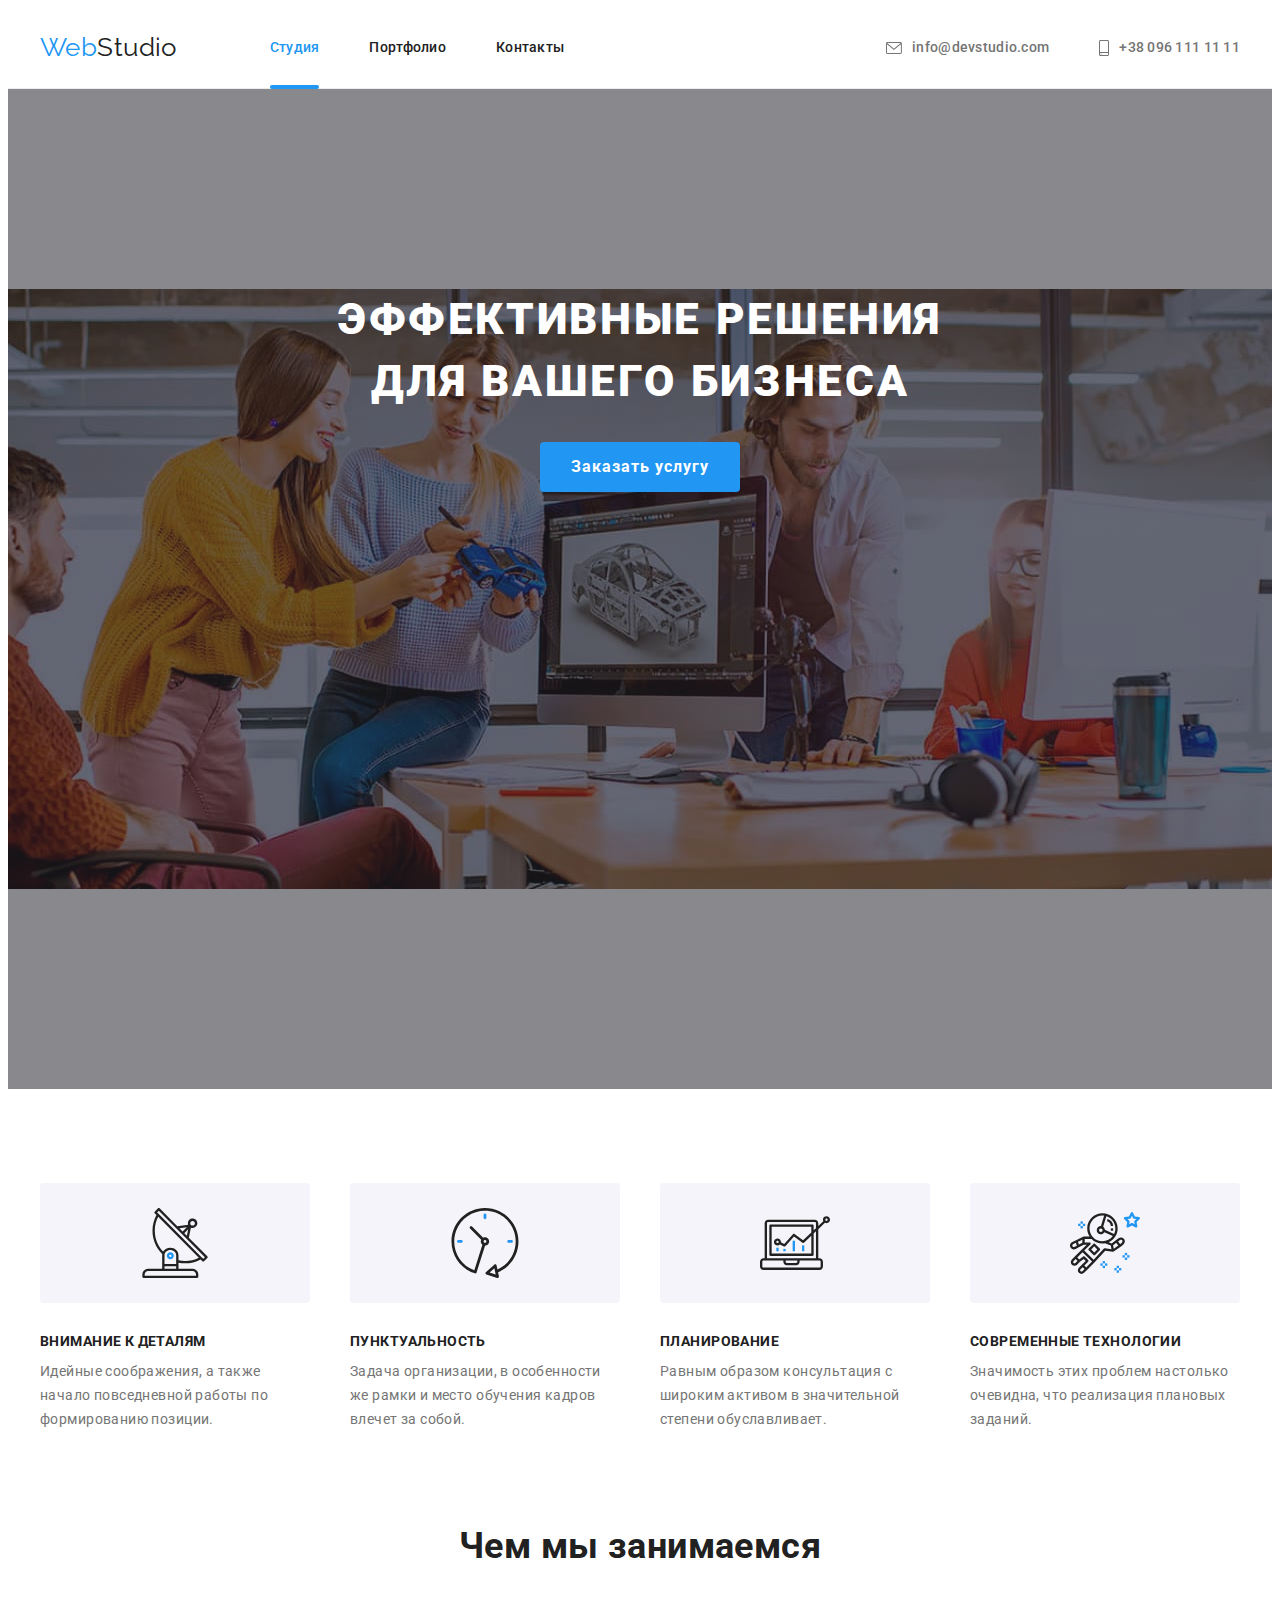
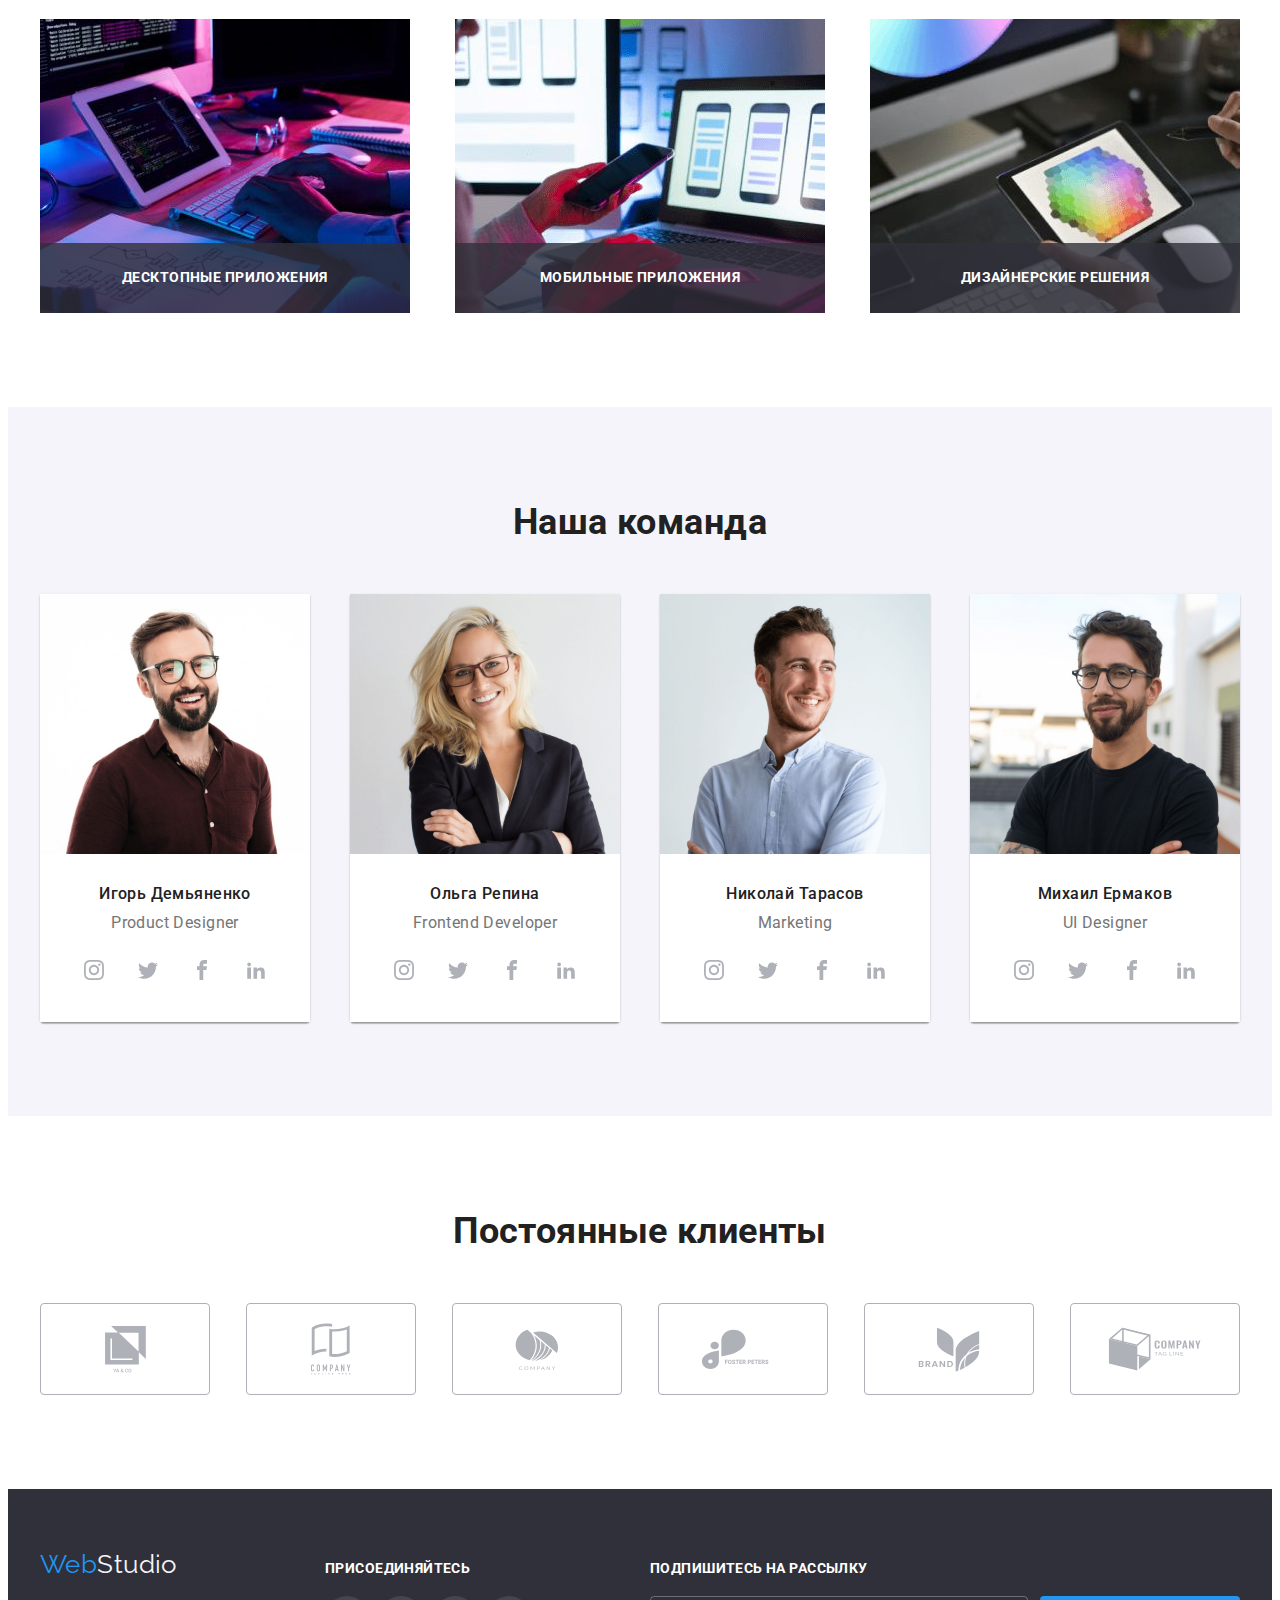
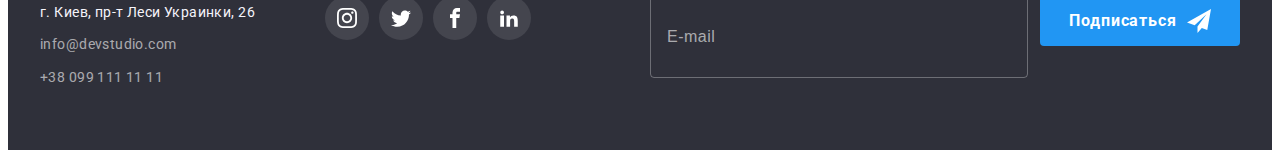
<file: index.html>
<!DOCTYPE html>
<html lang="ru">
  <head>
    <meta charset="UTF-8" />
    <meta http-equiv="X-UA-Compatible" content="IE=edge" />
    <meta name="viewport" content="width=device-width, initial-scale=1.0" />
    <title>Document</title>

    <link
      rel="stylesheet"
      href="https://cdnjs.cloudflare.com/ajax/libs/modern-normalize/1.1.0/modern-normalize.min.css"
      integrity="sha512-wpPYUAdjBVSE4KJnH1VR1HeZfpl1ub8YT/NKx4PuQ5NmX2tKuGu6U/JRp5y+Y8XG2tV+wKQpNHVUX03MfMFn9Q=="
      crossorigin="anonymous"
      referrerpolicy="no-referrer"
    />
    <link
      href="https://fonts.googleapis.com/css2?family=Raleway:wght@700&family=Roboto:wght@400;500;700;900&display=swap"
      rel="stylesheet"
    />
    <link rel="stylesheet" href="./css/styles.css" />
  </head>

  <body>
    <header>
      <div class="container">
        <div class="mean-nav">
          <nav class="header-nav">
            <a class="logo">Web<span>Studio</span></a>
            <ul class="site-item">
              <li class="item">
                <a href="" class="site-nav link current">Студия</a>
              </li>
              <li class="item">
                <a href="./portfolio.html" class="site-nav link">Портфолио</a>
              </li>
              <li class="item">
                <a href="" class="site-nav link">Контакты</a>
              </li>
            </ul>
          </nav>
          <ul class="header-contact">
            <li class="item icon-header">
              <a href="mailto:info@devstudio.com" class="contact link"
                ><svg class="contact link-icon" width="16" height="12">
                  <use href="./images/symbol-defs.svg#icon-envelope"></use></svg
                >info@devstudio.com</a
              >
            </li>
            <li class="item icon-header">
              <a href="tel:+380961111111" class="contact link"
                ><svg class="contact link-icon" width="10" height="16">
                  <use
                    href="./images/symbol-defs.svg#icon-smartphone"
                  ></use></svg
                >+38 096 111 11 11</a
              >
            </li>
          </ul>
        </div>
      </div>
    </header>
    <main>
      <section class="hero">
        <div class="container">
          <h1 class="hero-title">Эффективные решения для вашего бизнеса</h1>
          <button class="button-button" type="button" data-modal-open>Заказать услугу</button>
        </div>
      </section>
      <section class="section">
        <div class="container">
          <h2 class="visually-hidden">Преимущества</h2>
          <ul class="features-list">
            <li class="icon antenna">
              <h3 class="features-title">Внимание к деталям</h3>
              <p class="features-title-text">
                Идейные соображения, а также начало повседневной работы по
                формированию позиции.
              </p>
            </li>
            <li class="icon astronaut">
              <h3 class="features-title">Пунктуальность</h3>
              <p class="features-title-text">
                Задача организации, в особенности же рамки и место обучения
                кадров влечет за собой.
              </p>
            </li>
            <li class="icon clock">
              <h3 class="features-title">Планирование</h3>
              <p class="features-title-text">
                Равным образом консультация с широким активом в значительной
                степени обуславливает.
              </p>
            </li>
            <li class="icon diagram">
              <h3 class="features-title">Современные технологии</h3>
              <p class="features-title-text">
                Значимость этих проблем настолько очевидна, что реализация
                плановых заданий.
              </p>
            </li>
          </ul>
        </div>
      </section>
      <section class="section class">
        <div class="container">
          <h2 class="section-title">Чем мы занимаемся</h2>
          <ul class="gallery">
            <li class="gallery-images-list">
              <img
                src="./images/img-0.jpg"
                alt="Программированиие"
                width="370"
                class="images"/>
              <div class="inscription">
                <p>Десктопные приложения</p>
              </div>
            </li>
            <li class="gallery-images-list">
              <img
                src="./images/img-1.jpg"
                alt="Разработка мобильноо приложения"
                width="370"
                class="images"
              /><div class="inscription">
                <p>Мобильные приложения</p>
              </div>
            </li>
            <li class="gallery-images-list">
              <img
                src="./images/img-2.jpg"
                alt="Цветовая палитра"
                width="370"
                class="images"
              /><div class="inscription">
                <p>Дизайнерские решения</p>
              </div>
            </li>
          </ul>
        </div>
      </section>
      <section class="section list">
        <div class="container">
          <h2 class="section-title">Наша команда</h2>
          <ul class="gallery">
            <li class="links-img">
              <img
                src="./images/ИгорьДемьяненко.jpg"
                alt="Игорь Демьяненко"
                width="270"
                class="master-img"
              />
              <div class="work">
                <h3 class="work-title">Игорь Демьяненко</h3>
                <p class="work-title-profession">Product Designer</p>
                <ul class="work-soc-list">
                  <li class="work-soc-item">
                    <a href="" class="work-soc-link">
                      <svg class="work-soc-icon" width="20" height="20">
                        <use
                          href="./images/symbol-defs.svg#icon-instagram"
                        ></use>
                      </svg>
                    </a>
                  </li>
                  <li class="work-soc-item">
                    <a href="" class="work-soc-link">
                      <svg class="work-soc-icon" width="20" height="20">
                        <use href="./images/symbol-defs.svg#icon-twitter"></use>
                      </svg>
                    </a>
                  </li>
                  <li class="work-soc-item">
                    <a href="" class="work-soc-link">
                      <svg class="work-soc-icon" width="20" height="20">
                        <use
                          href="./images/symbol-defs.svg#icon-facebook"
                        ></use>
                      </svg>
                    </a>
                  </li>
                  <li class="work-soc-item">
                    <a href="" class="work-soc-link">
                      <svg class="work-soc-icon" width="20" height="20">
                        <use
                          href="./images/symbol-defs.svg#icon-linkedin"
                        ></use>
                      </svg>
                    </a>
                  </li>
                </ul>
              </div>
            </li>
            <li class="links-img">
              <img
                src="./images/ОльгаРепина.jpg"
                alt="Ольга Репина"
                width="270"
                class="master-img"
              />
              <div class="work">
                <h3 class="work-title">Ольга Репина</h3>
                <p class="work-title-profession">Frontend Developer</p>
                <ul class="work-soc-list">
                  <li class="work-soc-item">
                    <a href="" class="work-soc-link">
                      <svg class="work-soc-icon" width="20" height="20">
                        <use
                          href="./images/symbol-defs.svg#icon-instagram"
                        ></use>
                      </svg>
                    </a>
                  </li>
                  <li class="work-soc-item">
                    <a href="" class="work-soc-link">
                      <svg class="work-soc-icon" width="20" height="20">
                        <use href="./images/symbol-defs.svg#icon-twitter"></use>
                      </svg>
                    </a>
                  </li>
                  <li class="work-soc-item">
                    <a href="" class="work-soc-link">
                      <svg class="work-soc-icon" width="20" height="20">
                        <use
                          href="./images/symbol-defs.svg#icon-facebook"
                        ></use>
                      </svg>
                    </a>
                  </li>
                  <li class="work-soc-item">
                    <a href="" class="work-soc-link">
                      <svg class="work-soc-icon" width="20" height="20">
                        <use
                          href="./images/symbol-defs.svg#icon-linkedin"
                        ></use>
                      </svg>
                    </a>
                  </li>
                </ul>
              </div>
            </li>
            <li class="links-img">
              <img
                src="./images/НиколайТарасов.jpg"
                alt="Николай Тарасов"
                width="270"
                class="master-img"
              />
              <div class="work">
                <h3 class="work-title">Николай Тарасов</h3>
                <p class="work-title-profession">Marketing</p>
                <ul class="work-soc-list">
                  <li class="work-soc-item">
                    <a href="" class="work-soc-link">
                      <svg class="work-soc-icon" width="20" height="20">
                        <use
                          href="./images/symbol-defs.svg#icon-instagram"
                        ></use>
                      </svg>
                    </a>
                  </li>
                  <li class="work-soc-item">
                    <a href="" class="work-soc-link">
                      <svg class="work-soc-icon" width="20" height="20">
                        <use href="./images/symbol-defs.svg#icon-twitter"></use>
                      </svg>
                    </a>
                  </li>
                  <li class="work-soc-item">
                    <a href="" class="work-soc-link">
                      <svg class="work-soc-icon" width="20" height="20">
                        <use
                          href="./images/symbol-defs.svg#icon-facebook"
                        ></use>
                      </svg>
                    </a>
                  </li>
                  <li class="work-soc-item">
                    <a href="" class="work-soc-link">
                      <svg class="work-soc-icon" width="20" height="20">
                        <use
                          href="./images/symbol-defs.svg#icon-linkedin"
                        ></use>
                      </svg>
                    </a>
                  </li>
                </ul>
              </div>
            </li>
            <li class="links-img">
              <img
                src="./images/МихаилЕрмаков.jpg"
                alt="Михаил Ермаков"
                width="270"
                class="master-img"
              />
              <div class="work">
                <h3 class="work-title">Михаил Ермаков</h3>
                <p class="work-title-profession">UI Designer</p>
                <ul class="work-soc-list">
                  <li class="work-soc-item">
                    <a href="" class="work-soc-link">
                      <svg class="work-soc-icon" width="20" height="20">
                        <use href="./images/symbol-defs.svg#icon-instagram"></use>
                      </svg>
                    </a>
                  </li>
                  <li class="work-soc-item">
                    <a href="" class="work-soc-link">
                      <svg class="work-soc-icon" width="20" height="20">
                        <use href="./images/symbol-defs.svg#icon-twitter"></use>
                      </svg>
                    </a>
                  </li>
                  <li class="work-soc-item">
                    <a href="" class="work-soc-link">
                      <svg class="work-soc-icon" width="20" height="20">
                        <use href="./images/symbol-defs.svg#icon-facebook"></use>
                      </svg>
                    </a>
                  </li>
                  <li class="work-soc-item">
                    <a href="" class="work-soc-link">
                      <svg class="work-soc-icon" width="20" height="20">
                        <use
                          href="./images/symbol-defs.svg#icon-linkedin"
                        ></use>
                      </svg>
                    </a>
                  </li>
                </ul>
              </div>
            </li>
          </ul>
        </div>
      </section>
      <section class="section clients">
        <div class="container">
          <h2 class="section-title">Постоянные клиенты</h2>
          <ul class="clients-soc-list">
            <li class="clients-soc-item">
              <a href="" class="clients-soc-link">
                <svg class="clients-soc-icon" width="41" height="46.7">
                  <use
                    href="./images/symbol-defs.svg#icon-clients-1"
                  ></use>
                </svg>
              </a>
            </li>
            <li class="clients-soc-item">
              <a href="" class="clients-soc-link">
                <svg class="clients-soc-icon" width="40" height="52">
                  <use
                    href="./images/symbol-defs.svg#icon-clients-2"
                  ></use>
                </svg>
              </a>
            </li>
            <li class="clients-soc-item">
              <a href="" class="clients-soc-link">
                <svg class="clients-soc-icon" width="43.5" height="41.2">
                  <use
                    href="./images/symbol-defs.svg#icon-clients-3"
                  ></use>
                </svg>
              </a>
            </li>
            <li class="clients-soc-item">
              <a href="" class="clients-soc-link">
                <svg class="clients-soc-icon" width="84.4" height="40.6">
                  <use
                    href="./images/symbol-defs.svg#icon-clients-4"
                  ></use>
                </svg>
              </a>
            </li>
            <li class="clients-soc-item">
              <a href="" class="clients-soc-link">
                <svg class="clients-soc-icon" width="62.5" height="45.4">
                  <use
                    href="./images/symbol-defs.svg#icon-clients-5"
                  ></use>
                </svg>
              </a>
            </li>
            <li class="clients-soc-item">
              <a href="" class="clients-soc-link">
                <svg class="clients-soc-icon" width="93.8" height="43.9">
                  <use
                    href="./images/symbol-defs.svg#icon-clients-6"
                  ></use>
                </svg>
              </a>
            </li>
          </ul>
        </div>
      </section>
    </main>
    <footer class="form">
      <div class="container">
        <div class="inform">
          <div class="footer-logo">
            <a class="footer-logo">Web<span>Studio</span></a>
          </div>
          <address>
            <ul class="contact">
              <li class="item">
                <p class="contact-adress">г. Киев, пр-т Леси Украинки, 26</p>
              </li>
              <li class="item">
                <a href="mailto:info@devstudio.com" class="contact link-footer"
                  >info@devstudio.com
                </a>
              </li>
              <li class="item">
                <a href="tel:+380991111111" class="contact link-footer">
                  +38 099 111 11 11
                </a>
              </li>
            </ul>
          </address>
        </div>
        <div class="links-footer">
          <p class="text-footer">присоединяйтесь</p>
          <ul class="work-soc-list">
            <li class="work-soc-item">
              <a href="" class="footer-soc-link">
                <svg class="footer-soc-icon" width="20" height="20">
                  <use href="./images/symbol-defs.svg#icon-instagram"></use>
                </svg>
              </a>
            </li>
            <li class="work-soc-item">
              <a href="" class="footer-soc-link">
                <svg class="footer-soc-icon" width="20" height="20">
                  <use href="./images/symbol-defs.svg#icon-twitter"></use>
                </svg>
              </a>
            </li>
            <li class="work-soc-item">
              <a href="" class="footer-soc-link">
                <svg class="footer-soc-icon" width="20" height="20">
                  <use href="./images/symbol-defs.svg#icon-facebook"></use>
                </svg>
              </a>
            </li>
            <li class="work-soc-item">
              <a href="" class="footer-soc-link">
                <svg class="footer-soc-icon" width="20" height="20">
                  <use href="./images/symbol-defs.svg#icon-linkedin"></use>
                </svg>
              </a>
            </li>
          </ul>
        </div>
        <form class="form-footer">
          <p class="text-footer">Подпишитесь на рассылку</p>
          <div class="speaker-form">
            <label for="mail"></label>
            <input type="email" name="mail" id="mail" placeholder="E-mail"/>
            <button class="button-form" type="submit">Подписаться<svg class="button-form-icon" width="24" height="24">
              <use href="./images/symbol-defs.svg#icon-send"></use>
              </svg>
            </button>
          </div>
        </form>
      </div>
    </footer>
    <div class="backdrop is-hidden" data-modal>
      <div class="modal">
        <button type="button" class="modal-close" data-modal-close>
          <svg width="18" height="18">
            <use href="./images/symbol-defs.svg#icon-close"></use></svg>
        </button> 
        <p class="modal-title">Оставьте свои данные, мы вам перезвоним</p>
        <form>
          <label class="modal-label" for="user-name">Имя</label>
          <div class="modal-input-wrap">
            <input type="text" class="modal-input" name="user-name" required id="user-name">
            <svg class="input-icon" width="18" height="18">
              <use href="./images/symbol-defs.svg#icon-person"></use>
            </svg>
          </div>
          <label class="modal-label" for="user-name">Телефон</label>
          <div class="modal-input-wrap">
            <input type="text" class="modal-input" name="user-tel" required>
            <svg class="input-icon" width="18" height="18">
              <use href="./images/symbol-defs.svg#icon-phone"></use>
            </svg>
          </div>
          <label class="modal-label" for="user-name">Почта</label>
          <div class="modal-input-wrap">
            <input type="text" class="modal-input" name="user-email">
            <svg class="input-icon" width="18" height="18">
              <use href="./images/symbol-defs.svg#icon-email"></use>
            </svg>
          </div>
          <label class="modal-label" for="comment">Комментарий</label>
          <div class="modal-input-wrap">
          <textarea class="user-text" name="comment" id="comment" placeholder="Введите текст"></textarea>
          </div>

          <div class="check">
            <label class="check__label">
              <input class="check__input visually-hidden" type="checkbox">
               <span class="check__box"></span> Соглашаюсь с рассылкой и принимаю<a class="checkbox__link" href="">Условия договора</a>
            </label>
          </div>

          <button class="modal__button" type="submit">Отправить</button>
        </form>
      </div>
    </div>
  <script src="./js/modal.js"></script>
  </body>
</html>
</file>
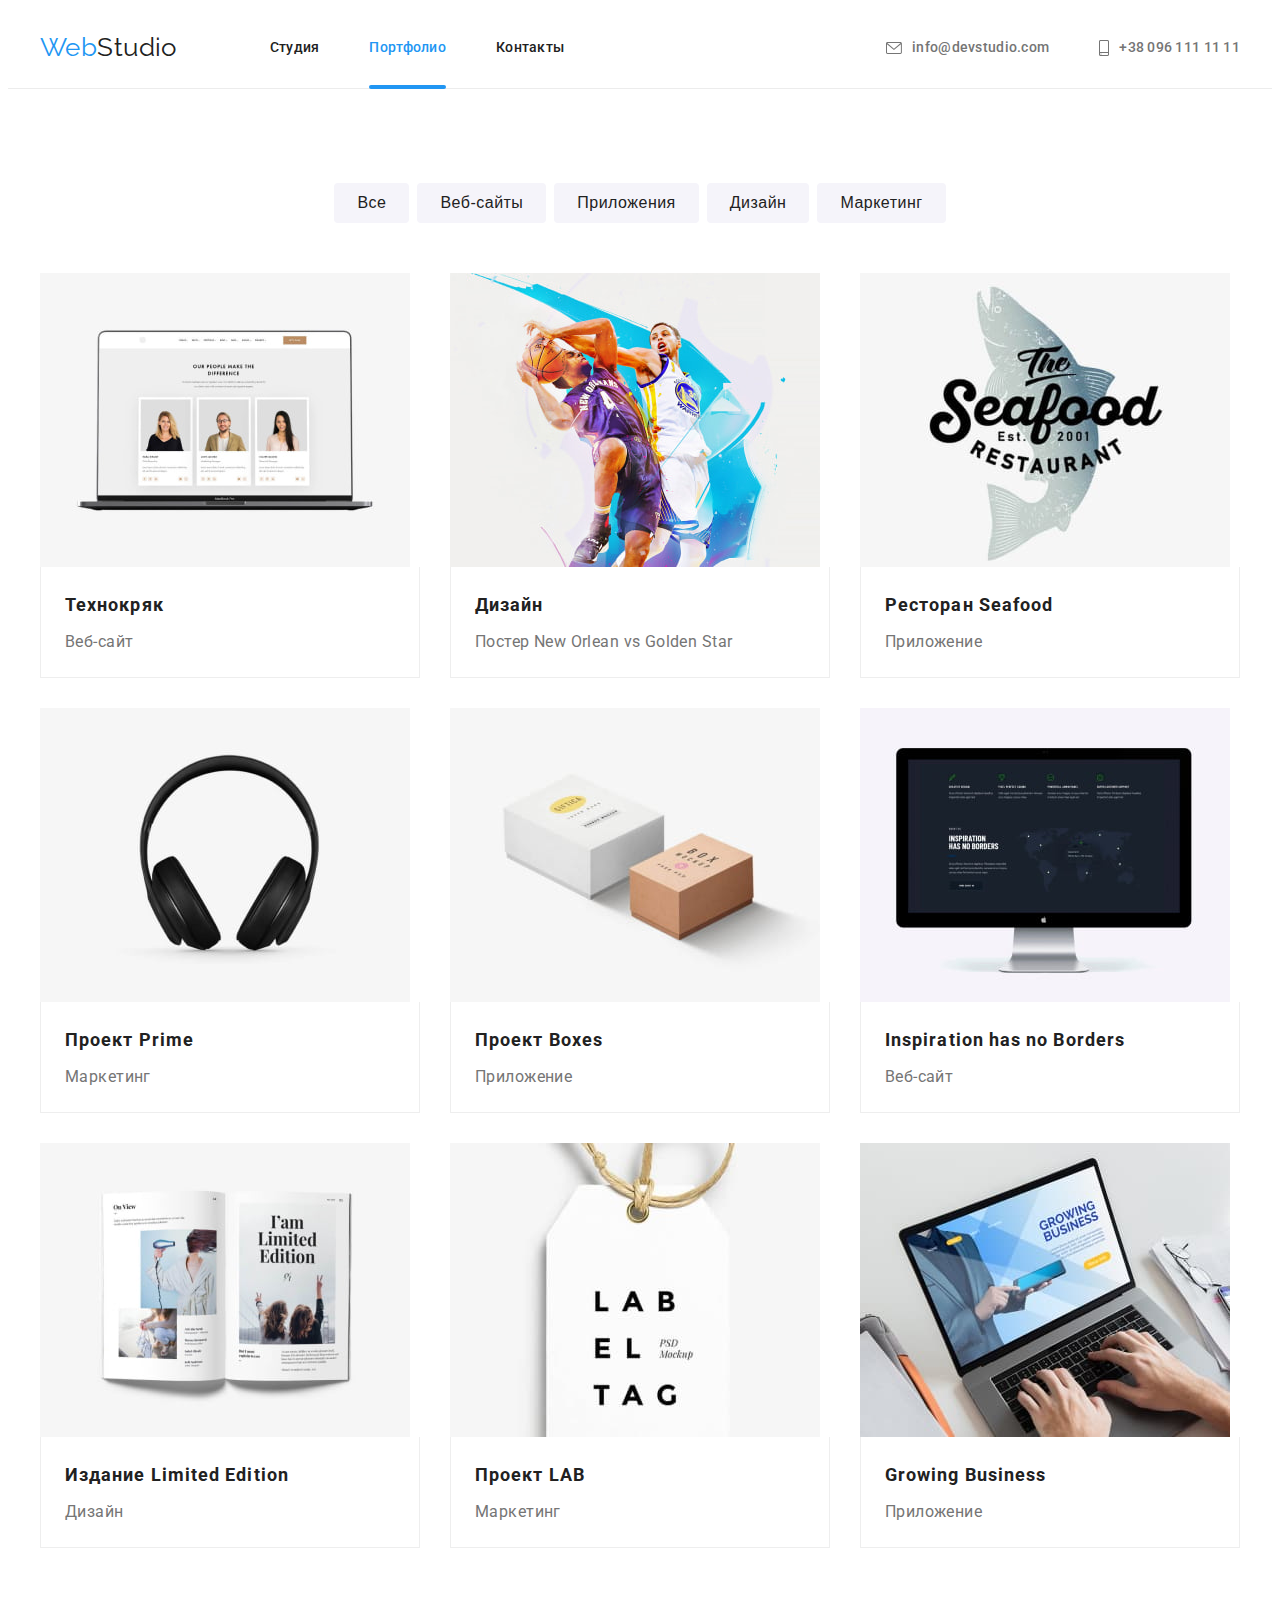
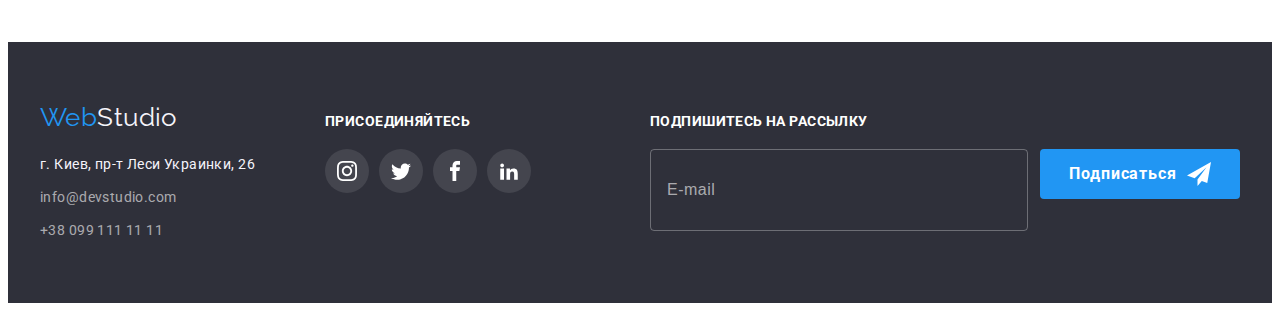
<file: portfolio.html>
<!DOCTYPE html>
<html lang="ru">
  <head>
    <meta charset="UTF-8" />
    <meta http-equiv="X-UA-Compatible" content="IE=edge" />
    <meta name="viewport" content="width=device-width, initial-scale=1.0" />
    <title>Document</title>

    <link
      rel="stylesheet"
      href="https://cdnjs.cloudflare.com/ajax/libs/modern-normalize/1.1.0/modern-normalize.min.css"
      integrity="sha512-wpPYUAdjBVSE4KJnH1VR1HeZfpl1ub8YT/NKx4PuQ5NmX2tKuGu6U/JRp5y+Y8XG2tV+wKQpNHVUX03MfMFn9Q=="
      crossorigin="anonymous"
      referrerpolicy="no-referrer"
    />
    <link
      href="https://fonts.googleapis.com/css2?family=Raleway:wght@700&family=Roboto:wght@400;500;700;900&display=swap"
      rel="stylesheet"
    />
    <link rel="stylesheet" href="./css/styles.css" />
  </head>

  <body>
    <header>
      <div class="container">
        <div class="mean-nav">
          <nav class="header-nav">
            <a class="logo">Web<span>Studio</span></a>
            <ul class="site-item">
              <li class="item">
                <a href="./index.html" class="site-nav link">Студия</a>
              </li>
              <li class="item">
                <a href="" class="site-nav link current">Портфолио</a>
              </li>
              <li class="item">
                <a href="" class="site-nav link">Контакты</a>
              </li>
            </ul>
          </nav>
          <ul class="header-contact">
            <li class="item icon-header">
              <a href="mailto:info@devstudio.com" class="contact link"
                ><svg class="contact link-icon" width="16" height="12">
                  <use href="./images/symbol-defs.svg#icon-envelope"></use></svg
                >info@devstudio.com</a
              >
            </li>
            <li class="item icon-header">
              <a href="tel:+380961111111" class="contact link"
                ><svg class="contact link-icon" width="10" height="16">
                  <use
                    href="./images/symbol-defs.svg#icon-smartphone"
                  ></use></svg
                >+38 096 111 11 11</a
              >
            </li>
          </ul>
        </div>
      </div>
    </header>
    <main>
      <section class="section">
        <div class="container">
          <h1 class="visually-hidden">Портфолио</h1>
          <ul class="list-button">
            <li class="item">
              <button class="button-primary" type="button">Все</button>
            </li>
            <li class="item">
              <button class="button-primary" type="button">Веб-сайты</button>
            </li>
            <li class="item">
              <button class="button-primary" type="button">Приложения</button>
            </li>
            <li class="item">
              <button class="button-primary" type="button">Дизайн</button>
            </li>
            <li class="item">
              <button class="button-primary" type="button">Маркетинг</button>
            </li>
          </ul>

          <ul class="gallery-list">
            <li class="item">
              <a class="gallery-link">
                <div class="gallery-overlay">
                  <img
                    src="./images/Технокряк.jpg"
                    alt="Веб-сайт Технокряк"
                    width="370"
                    class="item-img"
                  />
                  <p class="gallery-overlay-text">
                    Ресурс предлагает комплексные предложения с разным уровнем
                    функционала и сервисов. Все это позволит посетителю получить
                    исчерпывающие сведения о компании или частном лице.
                  </p>
                </div>
                <div class="container-title">
                  <h2 class="title">Технокряк</h2>
                  <p class="text">Веб-сайт</p>
                </div>
              </a>
            </li>

            <li class="item">
              <a class="gallery-link">
                <div class="gallery-overlay">
                  <img
                    src="./images/Постер.jpg"
                    alt="Постер New Orlean vs Golden Star"
                    width="370"
                    class="item-img"
                  />
                  <p class="gallery-overlay-text">
                    Ресурс предлагает комплексные предложения с разным уровнем
                    функционала и сервисов. Все это позволит посетителю получить
                    исчерпывающие сведения о компании или частном лице.
                  </p>
                </div>
                <div class="container-title">
                  <h2 class="title">Дизайн</h2>
                  <p class="text">Постер New Orlean vs Golden Star</p>
                </div>
              </a>
            </li>

            <li class="item">
              <a class="gallery-link">
                <div class="gallery-overlay">
                  <img
                    src="./images/Ресторан.jpg"
                    alt="Ресторан Seafood"
                    width="370"
                    class="item-img"
                  />
                  <p class="gallery-overlay-text">
                    Ресурс предлагает комплексные предложения с разным уровнем
                    функционала и сервисов. Все это позволит посетителю получить
                    исчерпывающие сведения о компании или частном лице.
                  </p>
                </div>
                <div class="container-title">
                  <h2 class="title">Ресторан Seafood</h2>
                  <p class="text">Приложение</p>
                </div>
              </a>
            </li>

            <li class="item">
              <a class="gallery-link">
                <div class="gallery-overlay">
                  <img
                    src="./images/ПроектPrime.jpg"
                    alt="Проект Prime"
                    width="370"
                    class="item-img"
                  />
                  <p class="gallery-overlay-text">
                    Ресурс предлагает комплексные предложения с разным уровнем
                    функционала и сервисов. Все это позволит посетителю получить
                    исчерпывающие сведения о компании или частном лице.
                  </p>
                </div>
                <div class="container-title">
                  <h2 class="title">Проект Prime</h2>
                  <p class="text">Маркетинг</p>
                </div>
              </a>
            </li>

            <li class="item">
              <a class="gallery-link">
                <div class="gallery-overlay">
                  <img
                    src="./images/ПроектBoxes.jpg"
                    alt="Проект Boxes"
                    width="370"
                    class="item-img"
                  />
                  <p class="gallery-overlay-text">
                    Ресурс предлагает комплексные предложения с разным уровнем
                    функционала и сервисов. Все это позволит посетителю получить
                    исчерпывающие сведения о компании или частном лице.
                  </p>
                </div>
                <div class="container-title">
                  <h2 class="title">Проект Boxes</h2>
                  <p class="text">Приложение</p>
                </div>
              </a>
            </li>

            <li class="item">
              <a class="gallery-link">
                <div class="gallery-overlay">
                  <img
                    src="./images/Inspiration.jpg"
                    alt="Inspiration has no Borders"
                    width="370"
                    class="item-img"
                  />
                  <p class="gallery-overlay-text">
                    Ресурс предлагает комплексные предложения с разным уровнем
                    функционала и сервисов. Все это позволит посетителю получить
                    исчерпывающие сведения о компании или частном лице.
                  </p>
                </div>
                <div class="container-title">
                  <h2 class="title">Inspiration has no Borders</h2>
                  <p class="text">Веб-сайт</p>
                </div>
              </a>
            </li>
            <li class="item">
              <a class="gallery-link">
                <div class="gallery-overlay">
                  <img
                    src="./images/Издание.jpg"
                    alt="Издание Limited Edition"
                    width="370"
                    class="item-img"
                  />
                  <p class="gallery-overlay-text">
                    Ресурс предлагает комплексные предложения с разным уровнем
                    функционала и сервисов. Все это позволит посетителю получить
                    исчерпывающие сведения о компании или частном лице.
                  </p>
                </div>
                <div class="container-title">
                  <h2 class="title">Издание Limited Edition</h2>
                  <p class="text">Дизайн</p>
                </div>
              </a>
            </li>
            <li class="item">
              <a class="gallery-link">
                <div class="gallery-overlay">
                  <img
                    src="./images/ПроектLAB.jpg"
                    alt="Проект LAB"
                    width="370"
                    class="item-img"
                  />
                  <p class="gallery-overlay-text">
                    Ресурс предлагает комплексные предложения с разным уровнем
                    функционала и сервисов. Все это позволит посетителю получить
                    исчерпывающие сведения о компании или частном лице.
                  </p>
                </div>
                <div class="container-title">
                  <h2 class="title">Проект LAB</h2>
                  <p class="text">Маркетинг</p>
                </div>
              </a>
            </li>
            <li class="item">
              <a class="gallery-link">
                <div class="gallery-overlay">
                  <img
                    src="./images/Growing.jpg"
                    alt="Growing Business"
                    width="370"
                    class="item-img"
                  />
                  <p class="gallery-overlay-text">
                    Ресурс предлагает комплексные предложения с разным уровнем
                    функционала и сервисов. Все это позволит посетителю получить
                    исчерпывающие сведения о компании или частном лице.
                  </p>
                </div>
                <div class="container-title">
                  <h2 class="title">Growing Business</h2>
                  <p class="text">Приложение</p>
                </div>
              </a>
            </li>
          </ul>
        </div>
      </section>
    </main>
    <footer class="form">
      <div class="container">
        <div class="inform">
          <div class="footer-logo">
            <a class="footer-logo">Web<span>Studio</span></a>
          </div>
          <address>
            <ul class="contact">
              <li class="item">
                <p class="contact-adress">г. Киев, пр-т Леси Украинки, 26</p>
              </li>
              <li class="item">
                <a href="mailto:info@devstudio.com" class="contact link-footer"
                  >info@devstudio.com
                </a>
              </li>
              <li class="item">
                <a href="tel:+380991111111" class="contact link-footer">
                  +38 099 111 11 11
                </a>
              </li>
            </ul>
          </address>
        </div>
        <div class="links-footer">
          <p class="text-footer">присоединяйтесь</p>
          <ul class="work-soc-list">
            <li class="work-soc-item">
              <a href="" class="footer-soc-link">
                <svg class="footer-soc-icon" width="20" height="20">
                  <use href="./images/symbol-defs.svg#icon-instagram"></use>
                </svg>
              </a>
            </li>
            <li class="work-soc-item">
              <a href="" class="footer-soc-link">
                <svg class="footer-soc-icon" width="20" height="20">
                  <use href="./images/symbol-defs.svg#icon-twitter"></use>
                </svg>
              </a>
            </li>
            <li class="work-soc-item">
              <a href="" class="footer-soc-link">
                <svg class="footer-soc-icon" width="20" height="20">
                  <use href="./images/symbol-defs.svg#icon-facebook"></use>
                </svg>
              </a>
            </li>
            <li class="work-soc-item">
              <a href="" class="footer-soc-link">
                <svg class="footer-soc-icon" width="20" height="20">
                  <use href="./images/symbol-defs.svg#icon-linkedin"></use>
                </svg>
              </a>
            </li>
          </ul>
        </div>
        <form class="form-footer">
          <p class="text-footer">Подпишитесь на рассылку</p>
          <div class="speaker-form">
            <label for="mail"></label>
            <input type="email" name="mail" id="mail" placeholder="E-mail"/>
            <button class="button-form" type="submit">Подписаться<svg class="button-form-icon" width="24" height="24">
              <use href="./images/symbol-defs.svg#icon-send"></use>
              </svg>
            </button>
          </div>                 
        </form>
      </div>
    </footer>
  </body>
</html>
</file>
<file: css/styles.css>
:root {
  --main-text-color: #757575;
  --title-text-color: #212121;
  --main-bgd-color: #fff;
  --bgd-color: #2196f3;
  --secondary-color: #f5f4fa;
  --accent-color: #2f303a;
  --frame-color: #188ce8;
  --footer-color: rgba(255, 255, 255, 0.6);
  --typical-padding: 94px;
  --typical-transition: transform 250ms cubic-bezier(0.4, 0, 0.2, 1);
}

body {
  font-family: Roboto, sans-serif;
  letter-spacing: 0.03em;
  color: var(--main-text-color);
  background-color: var(--main-bgd-color);
  font-size: 14px;
}

ul {
  list-style: none;
  margin: 0;
  padding-left: 0;
}

img {
  display: block;
  max-width: 100%;
  height: auto;
}

p,
h1,
h2,
h3,
h4,
h5,
h6 {
  margin: 0;
}

header {
  border-bottom: 1px solid #ececec;
}

/* logo */
.logo {
  font-family: Raleway;
  color: var(--bgd-color);
  font-size: 26px;
  line-height: 1.2;
  padding-top: 24px;
  padding-bottom: 25px;
}

.logo span,
.footer-logo span {
  color: var(--title-text-color);
}

/* nav */
.mean-nav {
  display: flex;
  align-items: center;
}

.header-nav {
  display: flex;
}

.site-item {
  display: flex;
  margin-left: 93px;
  align-items: center;
}

.site-item .item + .item {
  margin-left: 50px;
}

.site-item .link {
  color: var(--title-text-color);
  font-weight: 500;
  font-size: 14px;
  line-height: 1.14;
  letter-spacing: 0.02em;
  text-decoration: none;

  padding-top: 32px;
  padding-bottom: 32px;
  display: block;
  transition: color 250ms cubic-bezier(0.4, 0, 0.2, 1); 
}

.site-item .link:hover,
.site-item .link:focus {
  color: var(--bgd-color);
}


.link.current {
  color: var(--bgd-color);
 }

/* подчеркивание */
.site-nav.link {
  position: relative; 
}

.site-nav.link::after {
  position: absolute;
  content: '';
  display: block;
  width: 100%;
  height: 4px;
  border-radius: 2px;
  background-color: var(--bgd-color);
  opacity: 0;
  transition: opacity 250ms cubic-bezier(0.4, 0, 0.2, 1);
  margin-top: 32px;
  bottom: -1px;

}

.site-nav.link:hover::after{
  opacity: 1; 
}


.link.current::after {
  content: '';
  display: block;
  width: 100%;
  height: 4px;
  border-radius: 2px;
  background-color: var(--bgd-color);
  opacity: 1;  
  bottom: -1px;
}

.header-contact {
  display: flex;
  margin-left: auto;
}

.header-contact .item + .item {
  margin-left: 50px;
}

.header-contact .link {
  font-family: "Roboto";
  font-style: normal;
  font-weight: 500;
  font-size: 14px;
  line-height: 1.14;
  letter-spacing: 0.02em;
  color: var(--main-text-color);
  text-decoration: none;
  align-items: center;
}

.contact.link {
  display: flex;
  padding-top: 32px;
  padding-bottom: 32px;
  align-items: center;
  transition: color 250ms;
}

.contact.link:hover {
  color: var(--bgd-color);
  
}

.contact.link-icon {
  fill: currentColor;
  margin-right: 10px;
}

/* Hero */
.hero {
  max-width: 1600px;
  height: 600px;
  margin: auto;
  background-image: linear-gradient(
      to right,
      rgba(47, 48, 58, 0.4),
      rgba(47, 48, 58, 0.4)
    ),
    url(../images/hero.jpg);

  background-repeat: no-repeat;
  background-position: center;
  background-size: 1600px, 1600px, cover;

  background-color: #c4c4c4;
  text-align: center;
  padding: 200px 0;
}

.hero-title {
  color: var(--main-bgd-color);
  font-weight: 900;
  font-size: 44px;
  line-height: 1.4;
  letter-spacing: 0.06em;
  text-transform: uppercase;

  margin-bottom: 30px;
  margin-left: auto;
  margin-right: auto;
  width: 696px;
}

/* button */
.button-button {
  cursor: pointer;
  color: var(--main-bgd-color);
  background-color: var(--bgd-color);
  font-family: inherit;
  font-weight: 700;
  font-size: 16px;
  line-height: 1.9;
  letter-spacing: 0.06em;
  align-items: center;
  width: 200px;
  height: 50px;

  display: inline-block;
  border-radius: 4px;
  border: 1px solid transparent;
  transition: background-color 250ms;
}

.button-button:hover,
.button-button:focus {
  background-color: var(--frame-color);
}

.button-primary {
  cursor: pointer;
  color: var(--title-text-color);
  background-color: var(--secondary-color);
  border: transparent;
  font-weight: 500;
  font-size: 16px;
  line-height: 1.6;
  letter-spacing: 0.03em;
 
  border-radius: 4px;
  border: 1px solid transparent;
  padding: 6px 22px;
  transition: color 250ms cubic-bezier(0.4, 0, 0.2, 1), background-color 250ms cubic-bezier(0.4, 0, 0.2, 1), box-shadow 250ms cubic-bezier(0.4, 0, 0.2, 1);
}

.button-primary:hover,
.button-primary:focus {
  color: var(--main-bgd-color);
  background-color: var(--bgd-color);
  box-shadow: 0px 3px 1px rgba(0, 0, 0, 0.1), 0px 1px 2px rgba(0, 0, 0, 0.08),
    0px 2px 2px rgba(0, 0, 0, 0.12);
}

.visually-hidden {
  position: absolute;
  width: 1px;
  height: 1px;
  margin: -1px;
  border: 0;
  padding: 0;
  white-space: nowrap;
  clip-path: inset(100%);
  clip: rect(0 0 0 0);
  overflow: hidden;
}

/*  portfolio button */
.list-button {
  display: flex;
  justify-content: center;
  margin-bottom: 50px;
}

.list-button .item + .item {
  margin-left: 8px;
}

.container {
  width: 1200px;
  padding: 0 15px;
  margin: 0 auto;
}

/* section (features) */
.section {
  padding-top: var(--typical-padding);
  padding-bottom: var(--typical-padding);
}

.features-list {
  display: flex;
  flex-wrap: wrap;
  justify-content: space-between;
}

.icon::before {
  content: "";
  display: block;
  height: 120px;
  background-repeat: no-repeat;
  background-position: center;
  background-color: #f5f4fa;
  border-radius: 4px;
  margin-bottom: 30px;
}

.antenna::before {
  background-image: url(../images/antenna.svg);
}
.astronaut::before {
  background-image: url(../images/clock.svg);
}
.clock::before {
  background-image: url(../images/diagram.svg);
}
.diagram::before {
  background-image: url(../images/astronaut.svg);
}

.features-title {
  color: var(--title-text-color);
  font-weight: 700;
  line-height: 1.2;
  font-size: 14px;
  letter-spacing: 0.03em;
  text-transform: uppercase;
  margin-top: 0;
  margin-bottom: 10px;
}

.features-title-text {
  line-height: 1.7;
  max-width: 270px;
}

.section.class {
  padding-top: 0;
}

.gallery {
  display: flex;
  justify-content: space-between;
}

.section-title {
  font-weight: 700;
  font-size: 36px;
  line-height: 1.2;
  color: var(--title-text-color);
  margin-bottom: 50px;
  text-align: center;
}

.section.list {
  background-color: var(--secondary-color);
}


.gallery-images-list {
  position: relative;
}

.inscription {
position: absolute;
background-color: rgba(47, 48, 58, 0.8);
left: 0;
bottom: 0;
display: flex;
align-items:center;
justify-content: center;
width: 100%;
height: 70px;
}


.inscription > p {
  font-weight: 700;
  line-height: 1.14;
  text-align: center;
  letter-spacing: 0.03em;
  text-transform: uppercase;
  color: var(--main-bgd-color);
  }


/* portfolio section */
.gallery-list {
  display: flex;
  flex-wrap: wrap;
  margin-bottom: -30px;
  margin-right: -30px;
}

.gallery-list .item {
  flex-basis: calc((100% - 90px) / 3);
  margin-right: 30px;
  margin-bottom: 30px;
  cursor: pointer;
}

.gallery-link:hover, .gallery-link:focus {
  box-shadow: 0px 1px 1px rgba(0, 0, 0, 0.12), 0px 4px 4px rgba(0, 0, 0, 0.06),
    1px 4px 6px rgba(0, 0, 0, 0.16);
    display: block;
}


/* gallery-cards */
.gallery-list .item:hover .gallery-overlay-text {
  transform: translateY(0);
}

.gallery-overlay {
  position: relative;
  overflow: hidden;
}

.gallery-overlay-text {
  position: absolute;
  top: 0;
  background-color: rgba(33, 150, 243, 0.9);
  color: var(--main-bgd-color);
  font-size: 18px;
  line-height: 1.56;
  letter-spacing: 0.03em;
  padding: 63px 24px;
  height: 100%;
  transform: translateY(100%);
  transition: var(--typical-transition);
}


.item-img {
  display: block;
}

.container-title {
  padding: 20px 24px;
  box-sizing: border-box;
  border-left: 1px solid #eeeeee;
  border-right: 1px solid #eeeeee;
  border-bottom: 1px solid #eeeeee;
}

/* work */
.work {
  background: var(--main-bgd-color);
  padding: 30px 0;
}

.links-img {
  box-shadow: 0px 1px 3px rgba(0, 0, 0, 0.12), 0px 1px 1px rgba(0, 0, 0, 0.14),
    0px 2px 1px rgba(0, 0, 0, 0.2);
  border-radius: 0px 0px 4px 4px;
}

.work-title {
  font-weight: 500;
  font-size: 16px;
  line-height: 1.2;
  color: var(--title-text-color);
  margin-bottom: 10px;
  text-align: center;
}

.work-title-profession {
  font-size: 16px;
  line-height: 1.2;
  text-align: center;
  margin-bottom: 16px;
}

.work-soc-list {
  display: flex;
  justify-content: center;
}

.work-soc-item + .work-soc-item {
  margin-left: 10px;
}

.work-soc-link {
  width: 44px;
  height: 44px;
  background-color: var(--main-bgd-color);
  border-radius: 50%;
  display: flex;
  justify-content: center;
  align-items: center;
  color: #afb1b8;
  transition: color 250ms, background-color 250ms;
}
.work-soc-icon {
  fill: currentColor;
  transition: fill 850ms cubic-bezier(0.4, 0, 0.2, 1);
}
.work-soc-link:hover,
.work-soc-link:focus {
  color: var(--main-bgd-color);
  background-color: var(--bgd-color);
}

/* section clients */
.clients-soc-list {
  display: flex;
  justify-content: space-between;
}
.clients-soc-link {
  width: 170px;
  height: 92px;
  display: flex;
  justify-content: center;
  border: 1px solid #afb1b8;
  box-sizing: border-box;
  border-radius: 4px;
  color: #afb1b8;
  cursor: pointer;
  align-items: center;
  transition: color 250ms, border-color 250ms;
}
.clients-soc-icon {
  fill: currentColor;
  }

  .clients-soc-link:hover,
  .clients-soc-link:focus {
    color: var(--bgd-color);
    border-color: var(--bgd-color);
  }

/*  adress  */
.contact-adress {
  color: var(--secondary-color);
  font-style: normal;
  font-size: 14px;
  line-height: 1.7;
  letter-spacing: 0.03em;
}

.form {
  background-color: var(--accent-color);
  padding-top: 60px;
  padding-bottom: 60px;
}

.footer-logo {
  font-family: Raleway;
  color: var(--bgd-color);
  font-size: 26px;
  line-height: 1.2;
  margin-bottom: 20px;
}

.form span {
  color: var(--secondary-color);
}
.form > .container {
  display: flex;
  align-items: baseline;
}

.links-footer {
  margin-left: 70px;
}

.text-footer {
  font-weight: 700;
  font-size: 14px;
  line-height: 16px;
  letter-spacing: 0.03em;
  text-transform: uppercase;
  color: var(--main-bgd-color);
  margin-bottom: 20px;
}

.footer-soc-icon {
  fill: var(--main-bgd-color);
}
.footer-soc-link {
  width: 44px;
  height: 44px;
  border-radius: 50%;
  display: flex;
  justify-content: center;
  align-items: center;
  color: #afb1b8;
  background-color: rgba(255, 255, 255, 0.1);
  transition: background-color 250ms cubic-bezier(0.4, 0, 0.2, 1);
}

.footer-soc-link:hover,
.footer-soc-link:focus {
  background-color: rgba(33, 150, 243, 1);
}

/* speaker-form */
.form-footer {
  margin-left: auto;
}

.speaker-form {
display: flex;
color: var(--main-bgd-color);
}

.speaker-form input{
width: 358px;
height: 50px;
font-size: 16px;
line-height: 1.25;
letter-spacing: 0.03em;
padding-left: 16px;
padding-top: 15px;
padding-bottom: 15px;
margin-right: 12px;
color: var(--main-bgd-color);
border: 1px solid rgba(255, 255, 255, 0.3);
border-radius: 4px;
background-color:rgba(33, 150, 243, 0);
}

.speaker-form input::placeholder {
  color: rgba(255, 255, 255, 0.6);
}


.button-form {
  cursor: pointer;
  color: var(--main-bgd-color);
  background-color: var(--bgd-color);
  font-family: inherit;
  font-weight: 700;
  font-size: 16px;
  line-height: 1.9;
  letter-spacing: 0.06em;
  align-items: center;
  justify-content: center;
  width: 200px;
  height: 50px;
  display: flex;
  border-radius: 4px;
  border: 1px solid transparent;
  transition: background-color 250ms cubic-bezier(0.4, 0, 0.2, 1);
}

.button-form:hover, .button-form:focus {
  background-color: #188CE8;
  box-shadow: 0px 4px 4px rgba(0, 0, 0, 0.15);
}


.button-form-icon {
fill: currentColor;
margin-left: 10px;

}

  
/* Портфолио */
.title {
  font-weight: 700;
  font-size: 18px;
  line-height: 2;
  letter-spacing: 0.06em;
  color: var(--title-text-color);
  margin-bottom: 4px;
}

.text {
  font-size: 16px;
  line-height: 1.88;
}

.contact .link-footer {
  font-family: "Roboto";
  font-style: normal;
  font-size: 14px;
  line-height: 1.7;
  letter-spacing: 0.03em;
  color: var(--footer-color);
  text-decoration: none;
  transition: color 250ms cubic-bezier(0.4, 0, 0.2, 1);
}
.contact .link-footer:hover {
  color: var(--bgd-color);
}

.contact .item:not(:last-child) {
  margin-bottom: 9px;
}

/* modal */
.backdrop {
width: 100vw;
height: 100vh;
position: fixed;
top: 0;
background-color: rgba(0, 0, 0, 0.2);
transition: opacity 400ms, visibility 400ms;
}

.backdrop.is-hidden .modal{
  transform: scale(0.5) rotate(-220deg);
}

.modal {
  width:528px;
  height: 581px;
  background-color: var(--main-bgd-color);
  box-shadow: 0px 1px 3px rgba(0, 0, 0, 0.12), 0px 1px 1px rgba(0, 0, 0, 0.14), 0px 2px 1px rgba(0, 0, 0, 0.2);
  border-radius: 4px;
  position: absolute;
  top: 50%;
  left: 50%;
  transition: transform 500ms;
  transform: translate(-50%, -50%) scale(1) rotate(0);
  padding: 40px;
}

.modal-close {
  fill: currentColor;
  position: absolute;
  top: 8px;
  right: 8px;
  width: 30px;
  height: 30px;
  border-radius: 50%;
  background-color: transparent;
  border: 1px solid rgba(0, 0, 0, 0.1);
  box-sizing: border-box;
  cursor: pointer;
  padding: 4px;
  transition: color 250ms cubic-bezier(0.4, 0, 0.2, 1);
}

.modal-close:hover, .modal-close:focus {
color: var(--bgd-color);
}


.is-hidden {
  opacity: 0;
  pointer-events: none;
  visibility: hidden;
}

.modal-title {
font-weight: 700;
font-size: 20px;
line-height: 1.15;
text-align: center;
letter-spacing: 0.03em;
color: var(--title-text-color);
margin-bottom: 12px;
}

.modal-input-wrap {
  position: relative;
  margin-bottom: 10px;
}

.input-icon {
  position: absolute;
  left: 15px;
  top: 50%;
  transform: translateY(-50%);
  transition: fill 250ms;
}

.input-icon:focus {
  background-color: #2196f3;
}

.modal-label {
font-size: 12px;
line-height: 1.17;
letter-spacing: 0.01em;
color: #757575;
margin-bottom: 4px;
display: block;
position:relative;
svg-position:absolute;

} 

.modal-input {
width: 100%;
height: 40px;
border: 1px solid rgba(33, 33, 33, 0.2);
border-radius: 4px;
padding-left: 42px;
outline: none;
transition: border-color 250ms;
}

.modal-input:focus,.user-text:focus {
  border: 1px solid #2196F3;
}

.modal-input:focus + .input-icon {
  fill: var(--bgd-color);
}

.user-text {
width: 100%;
height: 120px;
font-size: 12px;
line-height: 1.17;
letter-spacing: 0.01em;
border: 1px solid rgba(33, 33, 33, 0.2);
border-radius: 4px;
padding: 12px 16px;
resize: none;
outline: none;
transition: border-color 250ms cubic-bezier(0.4, 0, 0.2, 1);
}

 
/* check */
.check {
  margin-bottom: 30px;
  margin-top: 20px;
}

.check__label {
  display: flex;
  align-items: center;
  justify-content: center;
 }

/* .check__input { 
position: absolute;
appearance: none;
-webkit-appearance: none;
-moz-appearance: none;
}*/

.check__box {
display: inline-block;
width: 16px;
height: 15px;
border: 2px solid #212121;
border-radius: 3px;
margin-right: 7px;
}

.check__input:checked + .check__box {
  border-color:var(--bgd-color) ;
  background-color: var(--bgd-color);
  background-image: url('../images/check.svg');
  background-size: contain;
  background-origin: border-box;
}

.checkbox__link {
  border-bottom: 1px solid var(--bgd-color);
  color: var(--bgd-color);
  margin-left: 4px;
  line-height: 100%;
  text-decoration: none;
}

.modal__button {
  cursor: pointer;
  color: var(--main-bgd-color);
  font-family: inherit;
  font-weight: 700;
  font-size: 16px;
  line-height: 1.9;
  letter-spacing: 0.06em;
  align-items: center;
  justify-content: center;
  width: 200px;
  height: 50px;
  background-color:var(--bgd-color);
  display: flex;
  border-radius: 4px;
  border: 1px solid transparent;
  transition: background-color 250ms cubic-bezier(0.4, 0, 0.2, 1), box-shadow 250ms cubic-bezier(0.4, 0, 0.2, 1);
  margin: 0 auto;
  left: 50px;
}
.modal__button:hover, .modal__button:focus {
  background-color: #188CE8;
  box-shadow: 0px 4px 4px rgba(0, 0, 0, 0.15);
}
</file>
